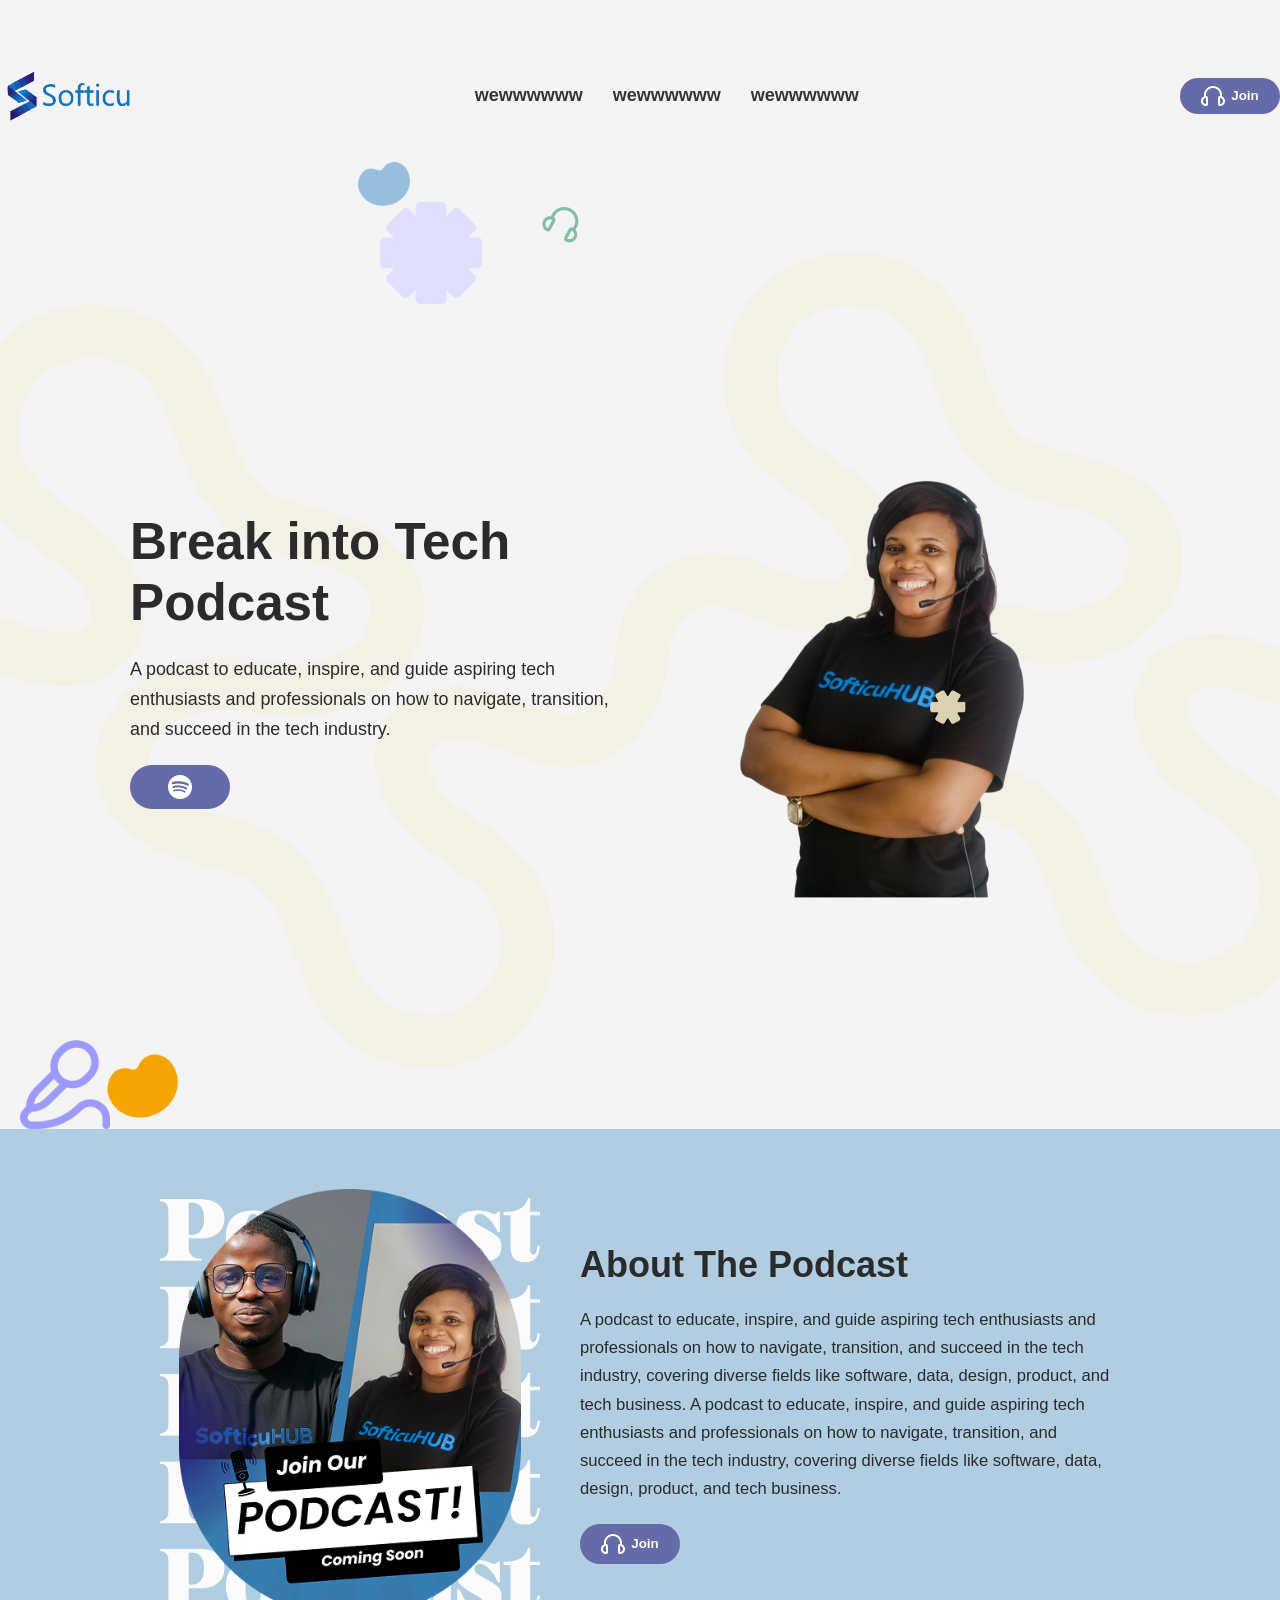
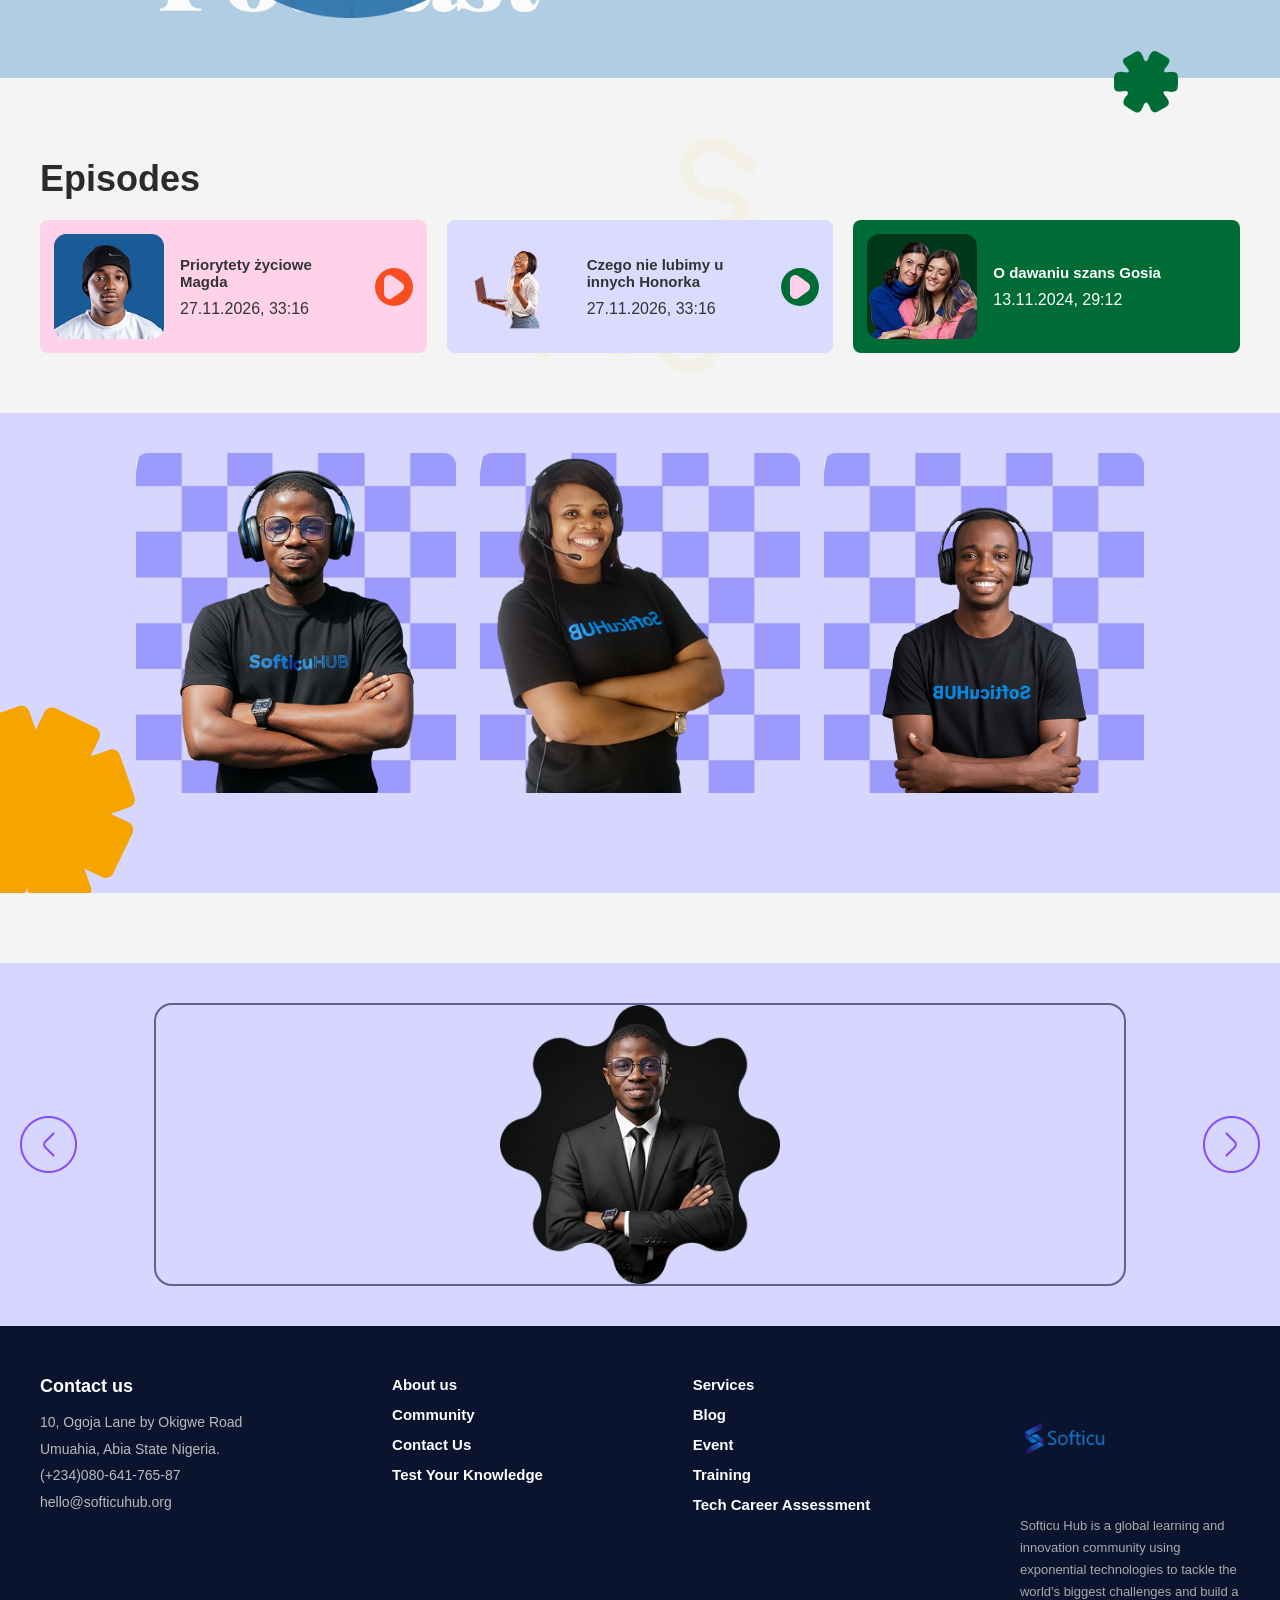
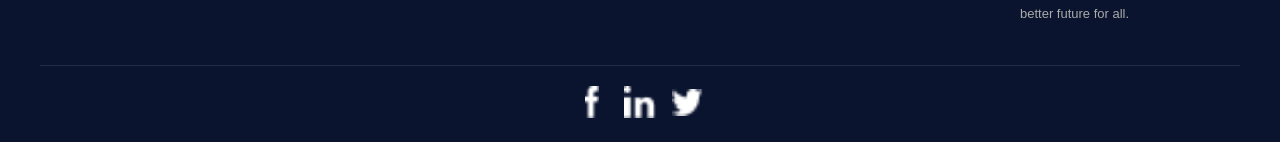
<file: index.html>
<!DOCTYPE html>
<html lang="en">
<head>
    <meta charset="UTF-8">
    <meta name="viewport" content="width=device-width, initial-scale=1.0">
    <title>Podcast Page</title>
    <link rel="stylesheet" href="./style.css">
</head>
<body>
    <nav class="nav-bar">
        <img src="./images/logo.png" alt="Logo" class="logo">
        <ul class="nav-item">
            <li><a href="">wewwwwww</a></li>
            <li><a href="">wewwwwww</a></li>
            <li><a href="">wewwwwww</a></li>
        </ul>
        <button class="nav-button">
            <img src="./images/Vector (2).png" alt="">
            Join
        </button>
    </nav>

    <div class="main">

        <div class="second-main-left">
            <div class="second-main-left-top">
                <img src="./images/Vector.png" alt="">
            </div>
            <div class="second-main-left-bottom">
                <img src="./images/fi-rr-headphones (2).png" alt="">
            </div>
            <img src="./images/Gwiazda_1 (1).png" alt="" class="main-img">
        </div>

        <div class="main-right">
            <div class="podcast-div">
                <h1>Break into Tech Podcast</h1>
                <p>
                    A podcast to educate, inspire, and guide aspiring tech
                    enthusiasts and professionals on how to navigate, transition,
                    and succeed in the tech industry.
                </p>
                <button class="pod-button">
                    <img src="./images/Vector (3).png" alt="">
                </button>
            </div>
            <div class="group-img">
                <img src="./images/Frame 59 (1).png" alt="Podcast group">
            </div>
        </div>

        <div class="mic-serce">
            <img src="./images/fi-rr-microphone-alt (1).png" alt="" class="microphone">
            <img src="./images/Serce.png" alt="" class="heart">
        </div>

        <div class="about-podcast">
            <div class="pod-foto">
                <img src="./images/foto.png" alt="Podcast host">
            </div>
            <div class="pod-info">
                <h2 class="pod-info-title">About The Podcast</h2>
                <p class="pod-info-text">
                    A podcast to educate, inspire, and guide aspiring tech enthusiasts
                    and professionals on how to navigate, transition, and succeed in the
                    tech industry, covering diverse fields like software, data, design,
                    product, and tech business.
                    A podcast to educate, inspire, and guide aspiring tech enthusiasts
                    and professionals on how to navigate, transition, and succeed in the
                    tech industry, covering diverse fields like software, data, design,
                    product, and tech business.
                </p>
                <button class="pod-info-button">
                    <img src="./images/Vector (2).png" alt="">
                    Join
                </button>
            </div>
            <img src="./images/Gwiazda_2.png" alt="" class="star">
        </div>

        <div class="episodes">
            <h2>Episodes</h2>
            <div class="episodes-div">
                <div class="episodes-div-1">
                    <div class="episodes-div-1-img">
                        <img src="./images/Rectangle 76.png" alt="">
                    </div>
                    <div class="episodes-div-1-info">
                        <p class="episodes-div-1-info-title">Priorytety życiowe Magda</p>
                        <p>27.11.2026, 33:16</p>
                    </div>
                    <button class="episodes-div-1-info-button">
                        <img src="./images/Frame.png" alt="">
                    </button>
                </div>
                <div class="episodes-div-2">
                    <div class="episodes-div-2-img">
                        <img src="./images/Rectangle 76 (1).png" alt="">
                    </div>
                    <div class="episodes-div-2-info">
                        <p class="episodes-div-2-info-title">Czego nie lubimy u innych <span>Honorka</span></p>
                        <p>27.11.2026, 33:16</p>
                    </div>
                    <button class="episodes-div-2-info-button">
                        <img src="./images/Frame.png" alt="">
                    </button>
                </div>
                <div class="episodes-div-3">
                    <div class="episodes-div-3-img">
                        <img src="./images/Rectangle 76 (2).png" alt="">
                    </div>
                    <div class="episodes-div-3-info">
                        <p class="episodes-div-3-info-title">O dawaniu szans <span>Gosia</span></p>
                        <p>13.11.2024, 29:12</p>
                    </div>
                </div>
            </div>
        </div>

        <div class="episodes-div-4">
            <div class="episodes-div-4-img">
                <img src="./images/low-angle-daughter-mother-listening-music 2.png" alt="" class="listen" >
                <!-- <img src="./images/low-angle-daughter-mother-listening-music 3.png" alt="" class="listen-2"> -->
                <!-- <img src="./images/Frame 59.png" alt="" class="episodes-div-4-frame"> -->
            </div>
            <div class="listen-div">
                 <img src="./images/low-angle-daughter-mother-listening-music 3 (1).png" alt="" class="listen-2">
                 <!-- <img src="./images/Frame 59.png" alt="" class="episodes-div-4-frame"> -->

            </div>
            <div class="frame-div">
              <img src="./images/Frame 59 (2).png" alt="" class="episodes-div-4-frame">

            </div>
            <!-- <img src="./images/Gwiazdka.png" alt="" class="episodes-div-4-gwiazdka"> -->
            <div class="episodes-div-4-star">
                <img src="./images/Gwiazda_1 (3).png" alt="">
            </div>
        </div>

        <div class="episodes-div-5">
            <div class="episodes-div-5-frame">
                <img src="./images/Frame 290.png" alt="" class="episodes-div-5-img">
            </div>
            <div class="episodes-div-5-vector">
                <img src="./images/Vector (1).png" alt="" class="episodes-div-5-vector-img">
            </div>
            <div class="episodes-div-5-frame-2">
                <img src="./images/Frame 289.png" alt="" class="episodes-div-5-frame-2-img">
            </div>
        </div>

    </div>

    <footer class="footer">
        <div class="footer-div">
            <div class="footer-table-row">
                <div class="contact">
                    <h3>Contact us</h3>
                    <address>
                        10, Ogoja Lane by Okigwe Road<br>
                        Umuahia, Abia State Nigeria.<br>
                        (+234)080-641-765-87<br>
                        hello@softicuhub.org
                    </address>
                </div>
                <div class="footer-unordered-list">
                    <ul>
                        <li><a href="https://www.softicuhub.org/about_us">About us</a></li>
                        <li><a href="https://web.facebook.com/softicuhub?_rdc=1&_rdr">Community</a></li>
                        <li><a href="https://www.softicuhub.org/contact">Contact Us</a></li>
                        <li><a href="https://knowledgetest.softicuhub.org/">Test Your Knowledge</a></li>
                    </ul>
                </div>
                <div class="footer-unordered-list-2">
                    <ul>
                        <li><a href="https://www.softicuhub.org/services">Services</a></li>
                        <li><a href="https://www.softicuhub.org/blog">Blog</a></li>
                        <li><a href="https://www.softicuhub.org/event">Event</a></li>
                        <li><a href="https://www.softicuhub.org/training">Training</a></li>
                        <li><a href="https://www.softicuhub.org/tech-career-assessment">Tech Career Assessment</a></li>
                    </ul>
                </div>
                <div class="footer-logo">
                    <img src="./images/logo.png" alt="Softicu Hub Logo">
                    <p>
                        Softicu Hub is a global learning and innovation community using
                        exponential technologies to tackle the world's biggest challenges
                        and build a better future for all.
                    </p>
                </div>
            </div>

            <div class="social-media-logo">
                <div class="facebook-logo">
                    <a href="" class="social-media-logo-link">
                        <img src="./images/Shape.png" alt="Facebook">
                    </a>
                </div>
                <div class="instagram-logo">
                    <a href="">
                        <img src="./images/Group 14.png" alt="Instagram">
                    </a>
                </div>
                <div class="twitter-logo">
                    <a href="">
                        <img src="./images/Twitter.png" alt="Twitter">
                    </a>
                </div>
            </div>
        </div>
    </footer>
</body>
</html>
</file>
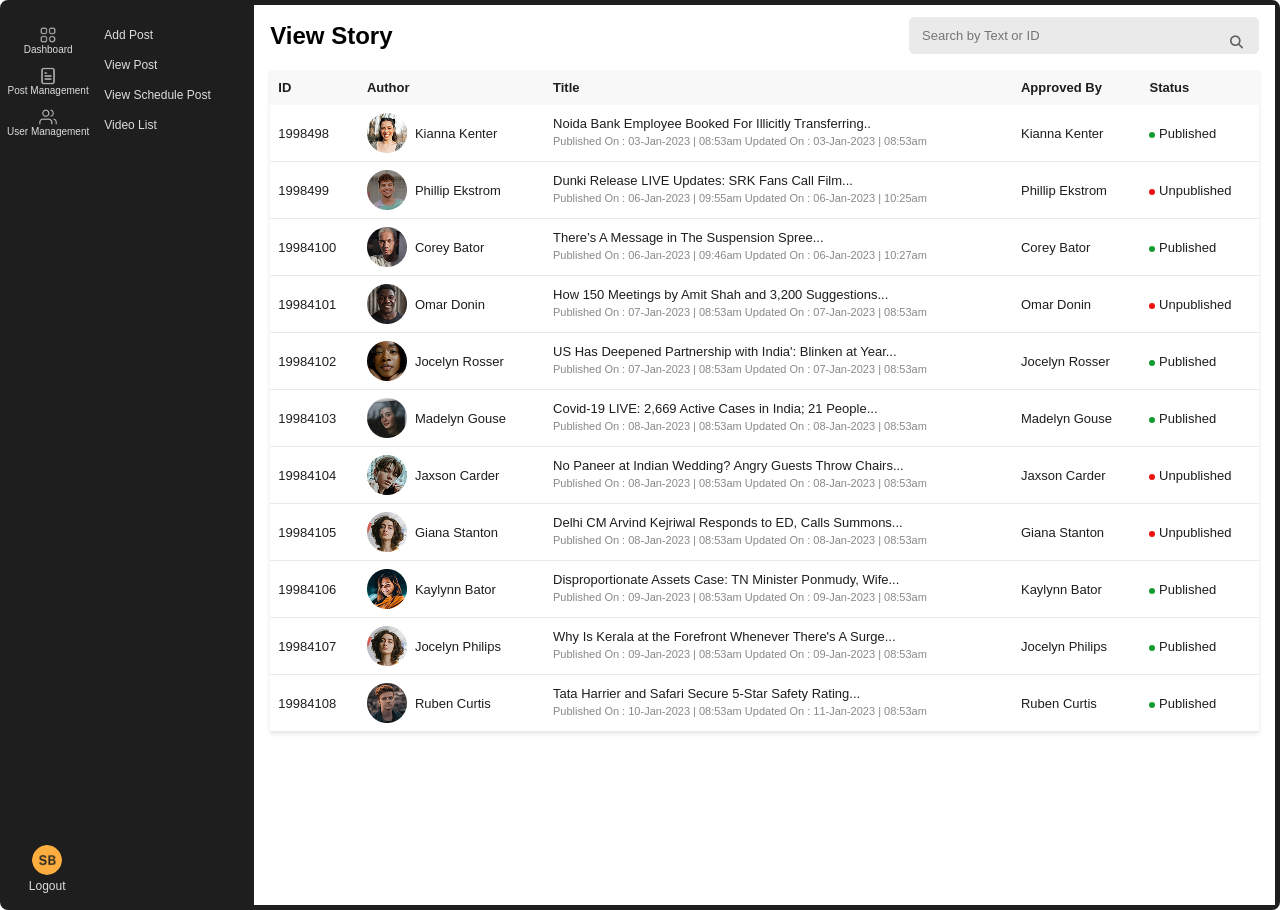
<file: dashboard.html>
<!DOCTYPE html>
<html lang="en">
<head>
    <meta charset="UTF-8">
    <meta name="viewport" content="width=device-width, initial-scale=1.0">
    <title>Dashboard</title>
    <link rel="stylesheet" href="dashboard.css">
    <link rel="stylesheet" href="https://cdnjs.cloudflare.com/ajax/libs/font-awesome/6.5.0/css/all.min.css">
</head>
<body>
    <div class="container">
        <div class="sidebar">
        
           <div class="menu">
               <!-- <div class="logo">
                   <img src="./images/dashboardimages/Layer_1.png" alt=""> 
               </div> -->
               <ul class="menu-item">
                 <li >
                    <img src="./images/dashboardimages/grid.png" alt="" >
                    Dashboard
                 </li>
                 <li>
                    <img src="/images/dashboardimages/file-text.png" alt="">
                    Post Management
                 </li>
                 <!-- <li>
                    <img src="/images/dashboardimages/Huge-icon.png" alt="">
                    Priority Management
                 </li> -->
                 <!-- <li>
                    <img src="/images/dashboardimages/tool.png" alt="">
                    Tools
                 </li> -->
                 <li>
                    <img src="/images/dashboardimages/users.png" alt="">
                    User Management
                 </li>
               </ul>
           </div> 
           <div class="logout">
                <img src="./images/dashboardimages/Avatar.png" alt="">
                <p>Logout</p>
           </div>
        </div>
        <div class="story">
            <ul>
                <li>Add Post</li>
                <li>View Post</li>
                <li>View Schedule Post</li>
                <!-- <li>E-Paper PDF List</li> -->
                <!-- <li>Create Poll</li> -->
                <li>Video List</li>
                <!-- <li>Contact List</li> -->
            </ul>
        </div>

      
        <div class="table-container">
           <div class="topbar">
             <h2>View Story</h2>
             <div class="search">
                <input type="text"  placeholder="Search by Text or ID">
                <i class="fa fa-search"></i>
             </div>
           </div>
            <table >
                <thead>
                    <tr>
                        <th>ID</th>
                        <th>Author</th>
                        <th>Title</th>
                        <th>Approved By</th>
                        <th>Status</th>
                    </tr>
                </thead>
                <tbody>
                    <tr>
                        <td>1998498</td>
                        <td class="author">
                            <img src="/images/dashboardimages/Photo by Furkanfdemir.png" alt="">
                            
                                Kianna Kenter
                            
                        </td>
                        <td>
                            <p>
                                Noida Bank Employee Booked For Illicitly Transferring..
                            </p>
                            <p id="second-p">
                                Published On : 03-Jan-2023 | 08:53am Updated On : 03-Jan-2023 | 08:53am
                            </p>
                        </td>
                        <td>
                            Kianna Kenter
                        </td>
                        <td>
                        <span  id="publish"></span>  Published
                        </td>
                    </tr>
                    <tr>
                        <td>1998499</td>
                        <td class="author">
                            <img src="/images/dashboardimages/Photo by Gui França.png" alt="">
                            
                                Phillip Ekstrom
                            
                        </td>
                        <td>
                            <p>Dunki Release LIVE Updates: SRK Fans Call Film...</p>
                            <p id="second-p">
                                Published On : 06-Jan-2023 | 09:55am Updated On : 06-Jan-2023 | 10:25am
                            </p>
                        </td>
                        <td>
                            Phillip Ekstrom
                        </td>
                        <td >
                        <span id="unpublish"></span>  Unpublished
                        </td>
                    </tr>
                    <tr>
                        <td>
                            19984100
                        </td>
                        <td class="author">
                            <img src="/images/dashboardimages/Photo by Good Faces.png" alt="">
                            
                                Corey Bator
                            
                        </td>
                        <td>
                            <p>
                                There’s A Message in The Suspension Spree...
                            </p>
                            <p id="second-p">
                                Published On : 06-Jan-2023 | 09:46am Updated On : 06-Jan-2023 | 10:27am
                            </p>
                        </td>
                        <td>
                            Corey Bator
                        </td>
                        <td >
                        <span id="publish"></span>  Published
                        </td>
                    </tr>
                    <tr>
                        <td>
                            19984101
                        </td>
                        <td class="author">
                            <img src="/images/dashboardimages/Photo by Monstera.png" alt="">
                            
                                Omar Donin
                            
                        </td>
                        <td>
                            <p>
                                How 150 Meetings by Amit Shah and 3,200 Suggestions...
                            </p>
                            <p id="second-p">
                                Published On : 07-Jan-2023 | 08:53am Updated On : 07-Jan-2023 | 08:53am
                            </p>
                        </td>
                        <td>
                            Omar Donin
                        </td>
                        <td >
                            <span id="unpublish"></span> Unpublished
                        </td>
                    </tr>
                    <tr>
                        <td>
                            19984102
                        </td>
                        <td class="author">
                            <img src="/images/dashboardimages/Photo by Good Faces (1).png" alt="">
                            
                                Jocelyn Rosser
                            
                        </td>
                        <td>
                            <p>
                                US Has Deepened Partnership with India': Blinken at Year...
                            </p>
                            <p id="second-p">
                                Published On : 07-Jan-2023 | 08:53am Updated On : 07-Jan-2023 | 08:53am
                            </p>
                        </td>
                        <td>
                            Jocelyn Rosser
                        </td>
                        <td>
                            <span id="publish"></span> Published
                        </td>
                    </tr>
                    <tr>
                        <td>19984103</td>
                        <td class="author">
                            <img src="/images/dashboardimages/Photo by Naitian（Tony） Wang.png" alt="">
                            Madelyn Gouse
                        </td>
                        <td>
                            <p>
                                Covid-19 LIVE: 2,669 Active Cases in India; 21 People...
                            </p>
                            <p id="second-p">
                                Published On : 08-Jan-2023 | 08:53am Updated On : 08-Jan-2023 | 08:53am
                            </p>
                        </td>
                        <td>
                            Madelyn Gouse
                        </td>
                        <td>
                            <span id="publish"></span> Published
                        </td>
                    </tr>
                    <tr>
                        <td>
                            19984104
                        </td>
                        <td class="author">
                            <img src="/images/dashboardimages/Photo by Sirio.png" alt="">
                            Jaxson Carder
                        </td>
                        <td>
                            <p>
                                No Paneer at Indian Wedding? Angry Guests Throw Chairs...
                            </p>
                            <p id="second-p">
                                Published On : 08-Jan-2023 | 08:53am Updated On : 08-Jan-2023 | 08:53am
                            </p>
                        </td>
                        <td>
                            Jaxson Carder
                        </td>
                        <td>
                            <span id="unpublish"></span> Unpublished
                        </td>
                    </tr>
                    <tr>
                        <td>19984105</td>
                        <td class="author">
                            <img src="/images/dashboardimages/Photo by Anna Shvets.png" alt="">
                            Giana Stanton
                        </td>
                        <td>
                            <p>
                                Delhi CM Arvind Kejriwal Responds to ED, Calls Summons...
                            </p>
                            <p id="second-p">
                                Published On : 08-Jan-2023 | 08:53am Updated On : 08-Jan-2023 | 08:53am
                            </p>
                        </td>
                        <td>
                            Giana Stanton
                        </td>
                        <td>
                            <span id="unpublish"></span> Unpublished
                        </td>
                    </tr>
                    <tr>
                        <td>
                            19984106
                        </td>
                        <td class="author">
                            <img src="/images/dashboardimages/Photo by David Hurley.png" alt="">
                            Kaylynn Bator
                        </td>
                        <td>
                            <p>
                                Disproportionate Assets Case: TN Minister Ponmudy, Wife...
                            </p>
                            <p id="second-p">
                                Published On : 09-Jan-2023 | 08:53am Updated On : 09-Jan-2023 | 08:53am
                            </p>
                        </td>
                        <td>
                            Kaylynn Bator
                        </td>
                        <td>
                            <span id="publish"></span> Published
                        </td>
                    </tr>
                    <tr>
                        <td>
                            19984107
                        </td>
                        <td class="author">
                            <img src="/images/dashboardimages/Photo by Anna Shvets (1).png" alt="">
                            Jocelyn Philips
                        </td>
                        <td>
                            <p>Why Is Kerala at the Forefront Whenever There's A Surge...</p>
                            <p id="second-p">Published On : 09-Jan-2023 | 08:53am Updated On : 09-Jan-2023 | 08:53am</p>
                        </td>
                        <td>
                            Jocelyn Philips
                        </td>
                        <td>
                            <span id="publish"></span> Published
                        </td>
                    </tr>
                    <tr>
                        <td>19984108</td>
                        <td class="author">
                            <img src="/images/dashboardimages/Photo by Lucas Newton.png" alt="">
                            Ruben Curtis
                        </td>
                        <td>
                            <p>
                                Tata Harrier and Safari Secure 5-Star Safety Rating...
                            </p>
                            <p id="second-p">
                                Published On : 10-Jan-2023 | 08:53am Updated On : 11-Jan-2023 | 08:53am
                            </p>
                        </td>
                        <td>
                            Ruben Curtis
                        </td>
                        <td>
                            <span id="publish"></span> Published
                        </td>
                    </tr>
                </tbody>
            </table>
        </div>
    </div>
</body>
</html>
</file>
<file: style.css>
* {
    margin: 0;
    padding: 0;
    box-sizing: border-box;
}

body {
    font-family: Arial, sans-serif;
    background-color: #f4f4f4;
    color: #333;
    overflow-x: hidden;
}

.nav-bar {
    display: flex;
    flex-direction: row;
    /* background-color: aqua; */
    align-items: center;
    justify-content: space-between;
    padding: 0 0;
    flex-wrap: wrap;
}

.logo {
    width: clamp(80px, 12%, 160px);
    flex-shrink: 0;
}

.nav-item {
    display: flex;
    align-items: center;
    gap: 30px;
    flex-direction: row;
    flex-wrap: wrap;
    list-style: none;
    justify-content: center;
}

.nav-item li a {
    text-decoration: none;
    color: #333;
    font-size: clamp(14px, 1.5vw, 18px);
    font-weight: bold;
}

.nav-button {
    background-color: #646BA8;
    padding: 8px 16px;
    border: none;
    color: #fff;
    border-radius: 90px;
    display: flex;
    align-items: center;
    justify-content: center;
    font-weight: bold;
    gap: 6px;
    min-width: 100px;
    cursor: pointer;
    white-space: nowrap;
    flex-shrink: 0;
}


.main {
    display: flex;
    flex-direction: column;
    width: 100%;
    /* overflow: hidden; */
}

.second-main-left {
    position: relative;
    display: flex;
    align-items: center;
    width: 100%;
    min-height: 60px;
    pointer-events: none;
}

.second-main-left-top {
    position: absolute;
    top: -30px;
    left: clamp(60px, 28%, 420px);
}

.second-main-left-top img {
    width: clamp(30px, 4vw, 55px);
}

.second-main-left-bottom {
    position: absolute;
    bottom: 0;
    left: clamp(100px, 42%, 600px);
    z-index: 3;
}

.second-main-left-bottom img {
    width: clamp(30px, 4vw, 55px);
}

.main-img {
    position: absolute;
    left: clamp(80px, 34%, 380px);
    top: 10px;
    z-index: 2;
    width: clamp(50px, 8vw, 110px);
}


.main-right {
    display: flex;
    flex-direction: row;
    justify-content: center;
    align-items: center;
    gap: 40px;
    background-image: url("/images/Vector (4).png");
    background-repeat: no-repeat;
    background-position: center;
    background-size: cover;
    padding: 50px clamp(20px, 6%, 80px);
    flex-wrap: wrap;
}

.podcast-div {
    display: flex;
    flex-direction: column;
    gap: 20px;
    flex: 1;
    min-width: 260px;
    max-width: 500px;
}

.podcast-div h1 {
    font-size: clamp(28px, 4vw, 52px);
    font-family: Poppins, Arial, sans-serif;
    font-weight: bold;
    color: #2B2B2B;
    line-height: 1.2;
}

.podcast-div p {
    font-size: clamp(14px, 1.4vw, 18px);
    color: #2B2B2B;
    line-height: 1.7;
}

.pod-button {
    background-color: #646BA8;
    padding: 10px 16px;
    width: fit-content;
    min-width: 100px;
    display: flex;
    align-items: center;
    justify-content: center;
    border-radius: 90px;
    color: white;
    border: none;
    cursor: pointer;
}

.group-img {
    flex: 1;
    min-width: 200px;
    max-width: 480px;
    display: flex;
    align-items: center;
    justify-content: center;
}

.group-img img {
    width: 100%;
    height: auto;
}

.mic-serce {
    display: flex;
    flex-direction: row;
    align-items: flex-end;
    padding: 0 20px;
    min-height: 50px;
}

.microphone {
    width: clamp(40px, 7vw, 90px);
    margin-top: -50px;
    position: relative;
    z-index: 2;
}

.heart {
    width: clamp(40px, 7vw, 90px);
    margin-left: -10px;
    margin-top: -20px;
    position: relative;
    z-index: 1;
}


.about-podcast {
    display: flex;
    position: relative;
    background-color: #B0CDE2;
    flex-direction: row;
    justify-content: center;
    padding: 60px clamp(20px, 6%, 80px);
    align-items: center;
    gap: 40px;
    flex-wrap: wrap;
}

.pod-foto {
    flex: 1;
    min-width: 200px;
    max-width: 380px;
    display: flex;
    align-items: center;
    justify-content: center;
    background-image: url("/images/Vector (5).png");
    background-repeat: no-repeat;
    background-position: center;
    background-size: contain;
}

.pod-foto img {
    width: 90%;
    height: auto;
}

.pod-info {
    display: flex;
    flex-direction: column;
    gap: 20px;
    flex: 1;
    min-width: 260px;
    max-width: 540px;
}

.pod-info h2 {
    font-size: clamp(24px, 3vw, 36px);
    font-family: Poppins, Arial, sans-serif;
    font-weight: bold;
    color: #2B2B2B;
}

.pod-info-text {
    font-size: clamp(13px, 1.3vw, 17px);
    color: #2B2B2B;
    line-height: 1.7;
}

.pod-info-button {
    background-color: #646BA8;
    padding: 10px 16px;
    width: fit-content;
    min-width: 100px;
    font-weight: bold;
    gap: 6px;
    display: flex;
    align-items: center;
    justify-content: center;
    border-radius: 90px;
    color: white;
    border: none;
    cursor: pointer;
}

.star {
    position: absolute;
    bottom: -35px;
    right: clamp(20px, 8%, 400px);
    z-index: 1;
    width: clamp(40px, 5vw, 70px);
}


.episodes {
    display: flex;
    flex-direction: column;
    gap: 20px;
    margin-top: 60px;
    background-image: url("/images/Vector (7).png");
    background-repeat: no-repeat;
    background-position: center;
    background-size: contain;
    padding: 20px clamp(16px, 4%, 40px);
}

.episodes h2 {
    font-size: clamp(22px, 3vw, 36px);
    color: #2B2B2B;
}

.episodes-div {
    display: flex;
    flex-direction: row;
    gap: 20px;
    flex-wrap: wrap;
}

.episodes-div-1,
.episodes-div-2,
.episodes-div-3 {
    display: flex;
    flex-direction: row;
    gap: 16px;
    align-items: center;
    flex: 1;
    min-width: 240px;
    padding: 14px;
    border-radius: 8px;
}

.episodes-div-1 { background-color: #FFD2EA; }
.episodes-div-2 { background-color: #DBDBFF; }
.episodes-div-3 { background-color: #006C35; }

.episodes-div-1-img img,
.episodes-div-2-img img,
.episodes-div-3-img img {
    width: clamp(60px, 9vw, 110px);
    height: auto;
    display: block;
    border-radius: 6px;
    flex-shrink: 0;
}

.episodes-div-1-info,
.episodes-div-2-info,
.episodes-div-3-info {
    display: flex;
    flex-direction: column;
    gap: 10px;
    flex: 1;
}

.episodes-div-1-info-title,
.episodes-div-2-info-title,
.episodes-div-3-info-title {
    font-weight: bold;
    font-size: clamp(13px, 1.2vw, 15px);
}

.episodes-div-3-info p,
.episodes-div-3-info .episodes-div-3-info-title {
    color: #fff;
}

.episodes-div-1-info-button,
.episodes-div-2-info-button {
    width: 38px;
    height: 38px;
    display: flex;
    align-items: center;
    justify-content: center;
    border-radius: 50%;
    border: none;
    cursor: pointer;
    flex-shrink: 0;
}

.episodes-div-1-info-button { background-color: #F74D20; }
.episodes-div-2-info-button { background-color: #006C35; }


.episodes-div-4 {
    position: relative;

    padding: 40px clamp(16px, 4%, 40px) 100px;
    margin-top: 40px;
    background-color: #D7D6FE;
    /* background-image: url("./images/backgroundimage.jpeg"); */
    /* background-repeat: no-repeat; */

    /* background-position: center; */
    
    /* background-size: cover; */
    display: flex;
    flex-direction: row;
    gap: clamp(12px, 2vw, 24px);
    justify-content: center;
    
    align-items: stretch;
    flex-wrap: wrap;
    overflow: hidden;
}


.episodes-div-4-img,
.listen-div,
.frame-div {
    flex: 1;
    min-width: clamp(120px, 25%, 240px);
    background-image: url("./images/backgroundimage.jpeg");
    background-repeat: no-repeat;
    background-position: center;
    
    background-size: cover;
    max-width: 320px;
    display: flex;
    align-items: center;
    justify-content: center;
    overflow: hidden;
    border-radius: 12px;
}

.listen,
.listen-2,
.episodes-div-4-frame {
    /* width: 100%; */
    /* height: 100%; */
    /* object-fit: cover; */
    display: block;
    border-radius: 12px;
    
    min-height: 200px;
    max-height: 340px;
}


.episodes-div-4-gwiazdka {
    position: absolute;
    top: 20px;
    right: clamp(20px, 5%, 100px);
    width: clamp(40px, 5vw, 70px);
}
/* 
.episodes-div-4-img {
    width: 100%;
    padding: 0 clamp(10px, 2%, 30px);
    height: auto;
} */



.episodes-div-4-star {
    position: absolute;
    bottom: -50px;
    left: 0;
    z-index: 1;
    width: clamp(60px, 8vw, 100px);
}


.episodes-div-5 {
    display: flex;
    flex-direction: row;
    gap: clamp(20px, 6vw, 80px);
    margin-top: 70px;
    background-color: #D7D6FE;
    justify-content: center;
    align-items: center;
    width: 100%;
    padding: 40px 20px;
    flex-wrap: wrap;
}

.episodes-div-5-vector {
  
    flex: 1;
    border: #655C99 solid 2px;
    border-radius: 18px;

}

/* .episodes-div-5-img {
    width: 10%;
    height: auto;
    display: block;
    
} */

.episodes-div-5-frame,
.episodes-div-5-vector,
.episodes-div-5-frame-2 {
    display: flex;
    align-items: center;
    justify-content: center;
}

.episodes-div-5-frame img,
/* .episodes-div-5-vector img, */
.episodes-div-5-frame-2 img {
    width: 100%;
    max-width: 280px;
    height: auto;
}

.episodes-div-5-vector img {
    width: 80%;
    max-width: 280px;
   align-items: start;
 justify-self: start;
 display: flex;
}

/* ===== FOOTER ===== */
.footer {
    background-color: #0A142F;
    color: #FFFFFF;
    padding: 50px 24px 24px;
}

.footer-div {
    max-width: 1200px;
    margin: 0 auto;
    display: flex;
    flex-direction: column;
    gap: 40px;
}

.footer-table-row {
    display: flex;
    justify-content: space-between;
    align-items: flex-start;
    gap: 30px;
    flex-wrap: wrap;
}

.contact h3 {
    margin-bottom: 12px;
    font-size: 18px;
}

.contact address {
    font-style: normal;
    font-size: 14px;
    line-height: 1.9;
    color: #bbb;
    max-width: 220px;
}

.footer-unordered-list ul,
.footer-unordered-list-2 ul {
    list-style: none;
}

.footer-unordered-list ul li,
.footer-unordered-list-2 ul li {
    margin-bottom: 12px;
}

.footer-unordered-list ul li a,
.footer-unordered-list-2 ul li a {
    text-decoration: none;
    color: #FFFFFF;
    font-size: 15px;
    font-weight: bold;
    transition: color 0.2s;
}

.footer-unordered-list ul li a:hover,
.footer-unordered-list-2 ul li a:hover {
    color: #646BA8;
}

.footer-logo img {
    width: 100px;
    margin-bottom: 14px;
    display: block;
}

.footer-logo p {
    font-size: 13px;
    color: #aaa;
    line-height: 1.7;
    max-width: 220px;
}

.social-media-logo {
    display: flex;
    flex-direction: row;
    justify-content: center;
    gap: 16px;
    align-items: center;
    padding-top: 20px;
    border-top: 1px solid rgba(255,255,255,0.1);
}

.social-media-logo a img {
    width: 32px;
    height: 32px;
    object-fit: contain;
    display: block;
}



@media (max-width: 900px) {
    .main-right { gap: 24px; padding: 40px 24px; }
    .about-podcast { gap: 30px; padding: 50px 24px; }
}

@media (max-width: 768px) {
    .nav-bar { gap: 12px; justify-content: space-between; }
    .nav-item { order: 3; width: 100%; justify-content: center; gap: 20px; }

    .second-main-left { display: none; }

    .main-right { flex-direction: column; align-items: center; text-align: center; padding: 40px 20px; }
    .podcast-div { max-width: 100%; align-items: center; }
    .group-img { max-width: 80%; }

    .about-podcast { flex-direction: column; align-items: center; text-align: center; padding: 50px 20px; }
    .pod-foto { max-width: 70%; }
    .pod-info { max-width: 100%; align-items: center; }

    .star { width: 45px; bottom: -20px; right: 16px; }

    .episodes { margin-top: 40px; }
    .episodes-div { flex-direction: column; }
    .episodes-div-1, .episodes-div-2, .episodes-div-3 { min-width: 100%; }

    .episodes-div-5 { margin-top: 50px; gap: 24px; }

    .footer-table-row { flex-direction: column; gap: 28px; }
}

@media (max-width: 480px) {
    .nav-bar { padding: 12px 16px; gap: 10px; }
    .logo { width: 80px; }
    .nav-item { gap: 14px; }
    .nav-item li a { font-size: 13px; }
    .nav-button { min-width: 85px; font-size: 13px; padding: 7px 12px; }

    .main-right { padding: 30px 16px; }
    .podcast-div h1 { font-size: 26px; }
    .group-img { max-width: 100%; }

    .microphone, .heart { width: 44px; }

    .pod-foto { max-width: 90%; }

    .episodes { margin-top: 30px; padding: 16px; }
    .episodes-div-4 {flex-direction: column; align-items: center; padding: 40px 20px 60px; }

     .episodes-div-4-img, .listen-div, .frame-div { max-width: 100%; width: 100%; min-width: unset; border-radius: 10px; }
    .listen, .listen-2, .episodes-div-4-frame { max-height: 260px; min-height: 160px; }
    .episodes-div-4 { padding-bottom: 70px; }


    .episodes-div-5 { flex-direction: column; margin-top: 40px; padding: 30px 16px; gap: 20px; }
    .episodes-div-5-frame img, .episodes-div-5-vector img, .episodes-div-5-frame-2 img { max-width: 200px; }

    .footer { padding: 40px 16px 20px; }
    .contact address, .footer-logo p { max-width: 100%; }
}

@media (min-width: 1400px) {
    .nav-bar { padding: 16px 80px; }
    .main-right { padding: 70px 120px; }
    .about-podcast { padding: 80px 120px; }
    .episodes { padding: 30px 80px; }
}
</file>
<file: dashboard.css>
* {
    margin: 0;
    padding: 0;
    box-sizing: border-box;
    font-family: Arial, Helvetica, sans-serif;
    
}

body {
    min-height: 100vh;
}


.container {
    background-color: #1E1E1E;
    
    display: flex;
    min-height: 100vh;
    border-radius: 8px;
    gap: 5px;
    border: 5px solid #1E1E1E;
}


.sidebar {
    display: flex;
    flex-direction: column;
    justify-content: space-between;
    
    color: #DDDDDD;
    align-items: center;
    background-color: #1E1E1E;
    height: 100vh;
    position: sticky;
    top: 0;
    flex-shrink: 0;
    /* width: 70px; */
    
}


.menu {
    padding: 15px 0 0 2px;
    gap: 20px;
    display: flex;
    flex-direction: column;
    width: 100%;
}

.logo {
    display: flex;
    justify-content: center;
    padding: 0 8px 8px;
}

.logo img {
    /* max-width: 70px; */
    height: auto;
}


.menu-item li {
    display: flex;
    flex-direction: column;
    padding: 6px 0;
    list-style: none;
    font-size: 10px;
    cursor: pointer;
    justify-content: center;
    text-align: center;
    align-items: center;

   
}

.menu-item li:hover {
    background-color: #313338;
    
}



.menu-item li img {
    height: 18px;
    width: 18px;
    object-fit: contain;
}

.logout {
    display: flex;
    flex-direction: column;
    align-items: center;
    gap: 4px;
    padding: 12px 4px;
    cursor: pointer;
    width: 100%;
}

.logout img {
    width: 30px;
    height: 30px;
    border-radius: 50%;
    object-fit: cover;
}

.logout p {
 font-size: 12px;
}

.story {
    background-color: #1E1E1E;
    color: #DDDDDD;
    width: 155px;
    padding: 15px 0 0 0 ;

    flex-shrink: 0;

}

.story ul {
    gap: 0;
    display: flex;
    flex-direction: column;
}

.story ul li {
    font-size: 12px;
    list-style: none;
    padding: 8px 10px;
    cursor: pointer;
}

.story ul li:hover {
    background-color: #373A43;
    
}

.table-container {
    background-color: #fff;
    flex: 1;
    min-width: 0;
    padding: 0 16px 20px;
    overflow-x: auto;
  
}


.topbar {
    display: flex;
    justify-content: space-between;
    align-items: center;
    flex-wrap: wrap;
    gap: 10px;
    padding: 12px 0 16px;
    position: sticky;
    top: 0;
    z-index: 10;
    background-color: #fff;
}

.topbar h2 {
    white-space: nowrap;
}

.search {
    position: relative;
}

.search input {
    padding: 10px 35px 10px 12px;
    border: 1px solid #EAEAEA;
    background-color: #EAEAEA;
    border-radius: 5px;
    color: #606060;
    width: 350px;
    font-size: 13px;
}

.search i {
position: absolute;
right: 10px;
top: 50%;
transform: translateX(-50%);
font-size: 13px;
color: #606060;
}


.author {
    display: flex;
    align-items: center;
    gap: 8px;
}

thead {
    background-color: #F8F8F8;
}

th {
    padding: 10px 8px;
    text-align: left;
    font-size: 13px;
    white-space: nowrap;
}
 td {
    padding: 8px;
    text-align: left;
    font-size: 13px;
    vertical-align: middle;
    
}


tbody tr {
    border-bottom: 1px solid #EAEAEA;
}



table {
    width: 100%;
    border-collapse: collapse;
    color: #1E1E1E;
    background-color: white;
    box-shadow: 0 2px 4px rgba(0, 0, 0, 0.1);
}


#second-p {
    font-size: 11px;
    margin-top: 2px;
    color: #888;
    line-height: 1.6;
}

#unpublish {
width: 6px;
height: 6px;
display: inline-block;
border-radius: 50%;
background: #ED1010;
}


#publish {
    width: 6px;
height: 6px;
display: inline-block;
border-radius: 50%;
background: #119c30;
}
</file>
